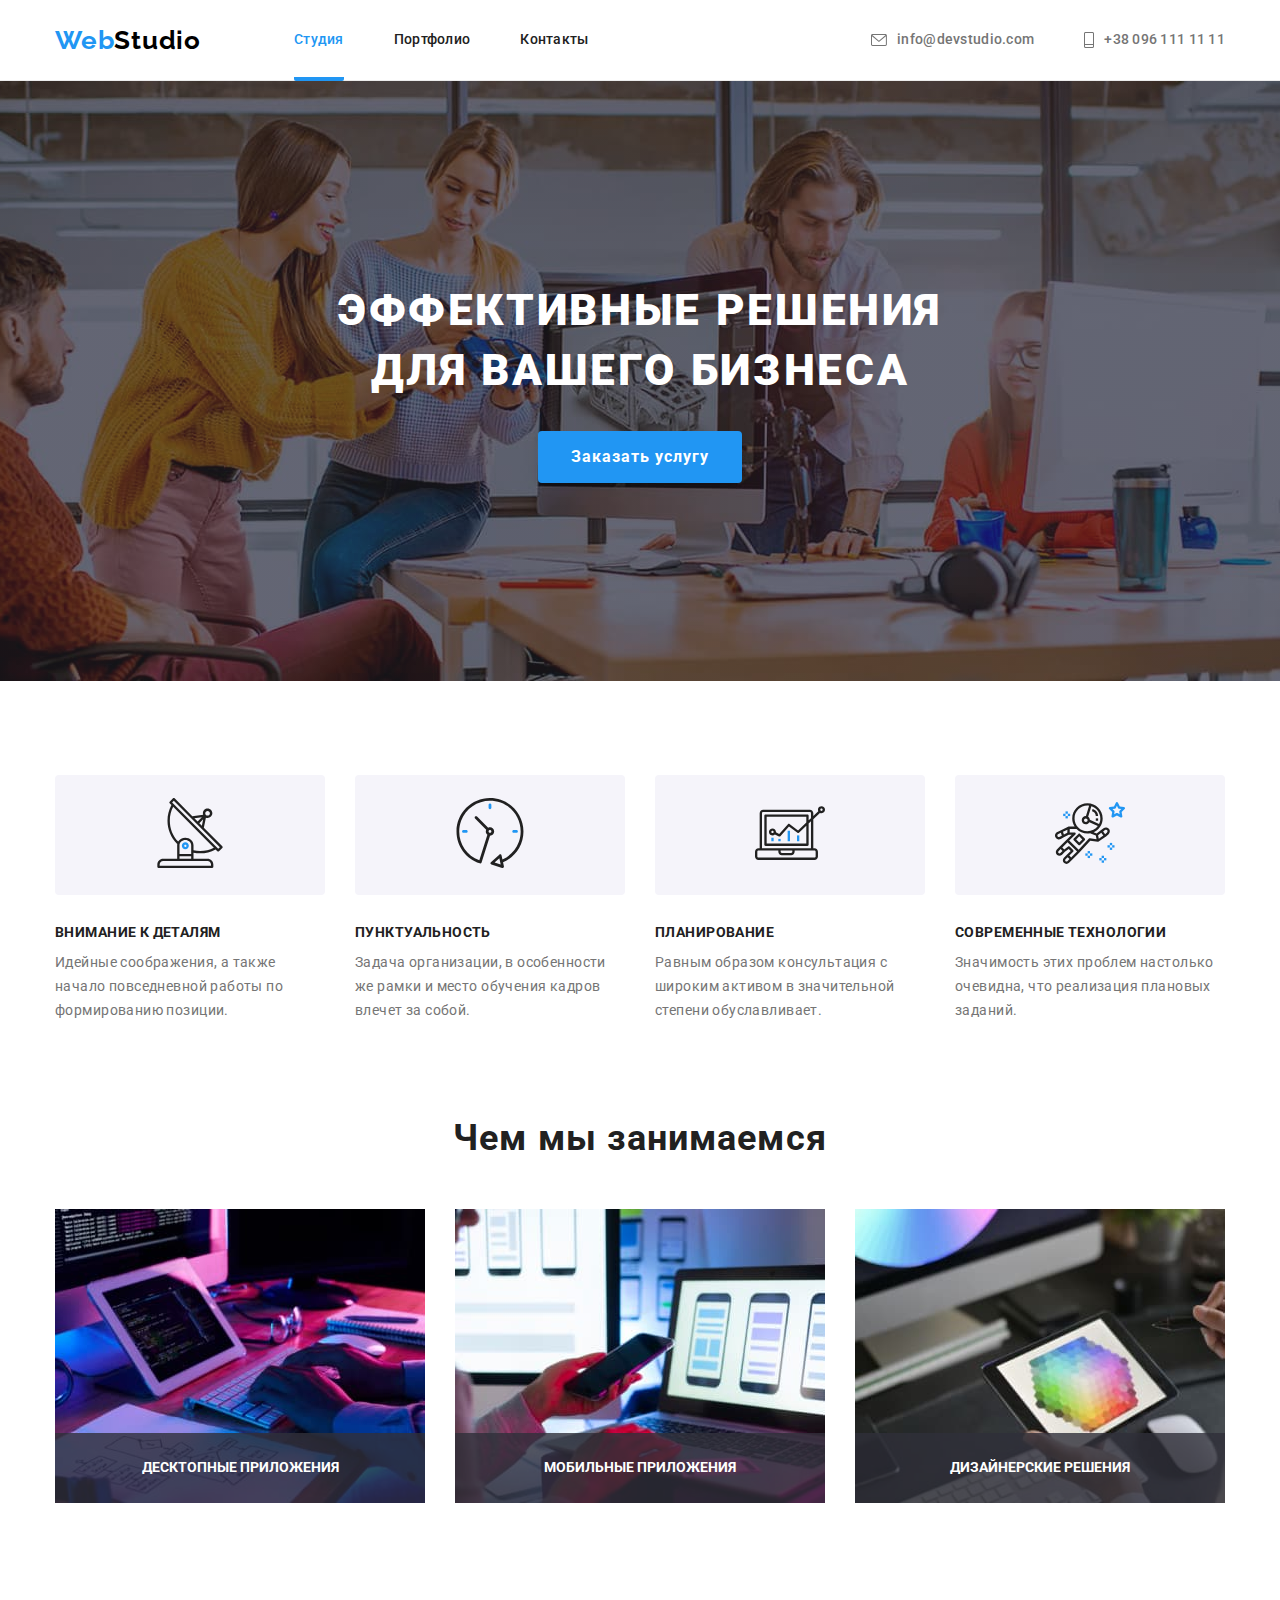
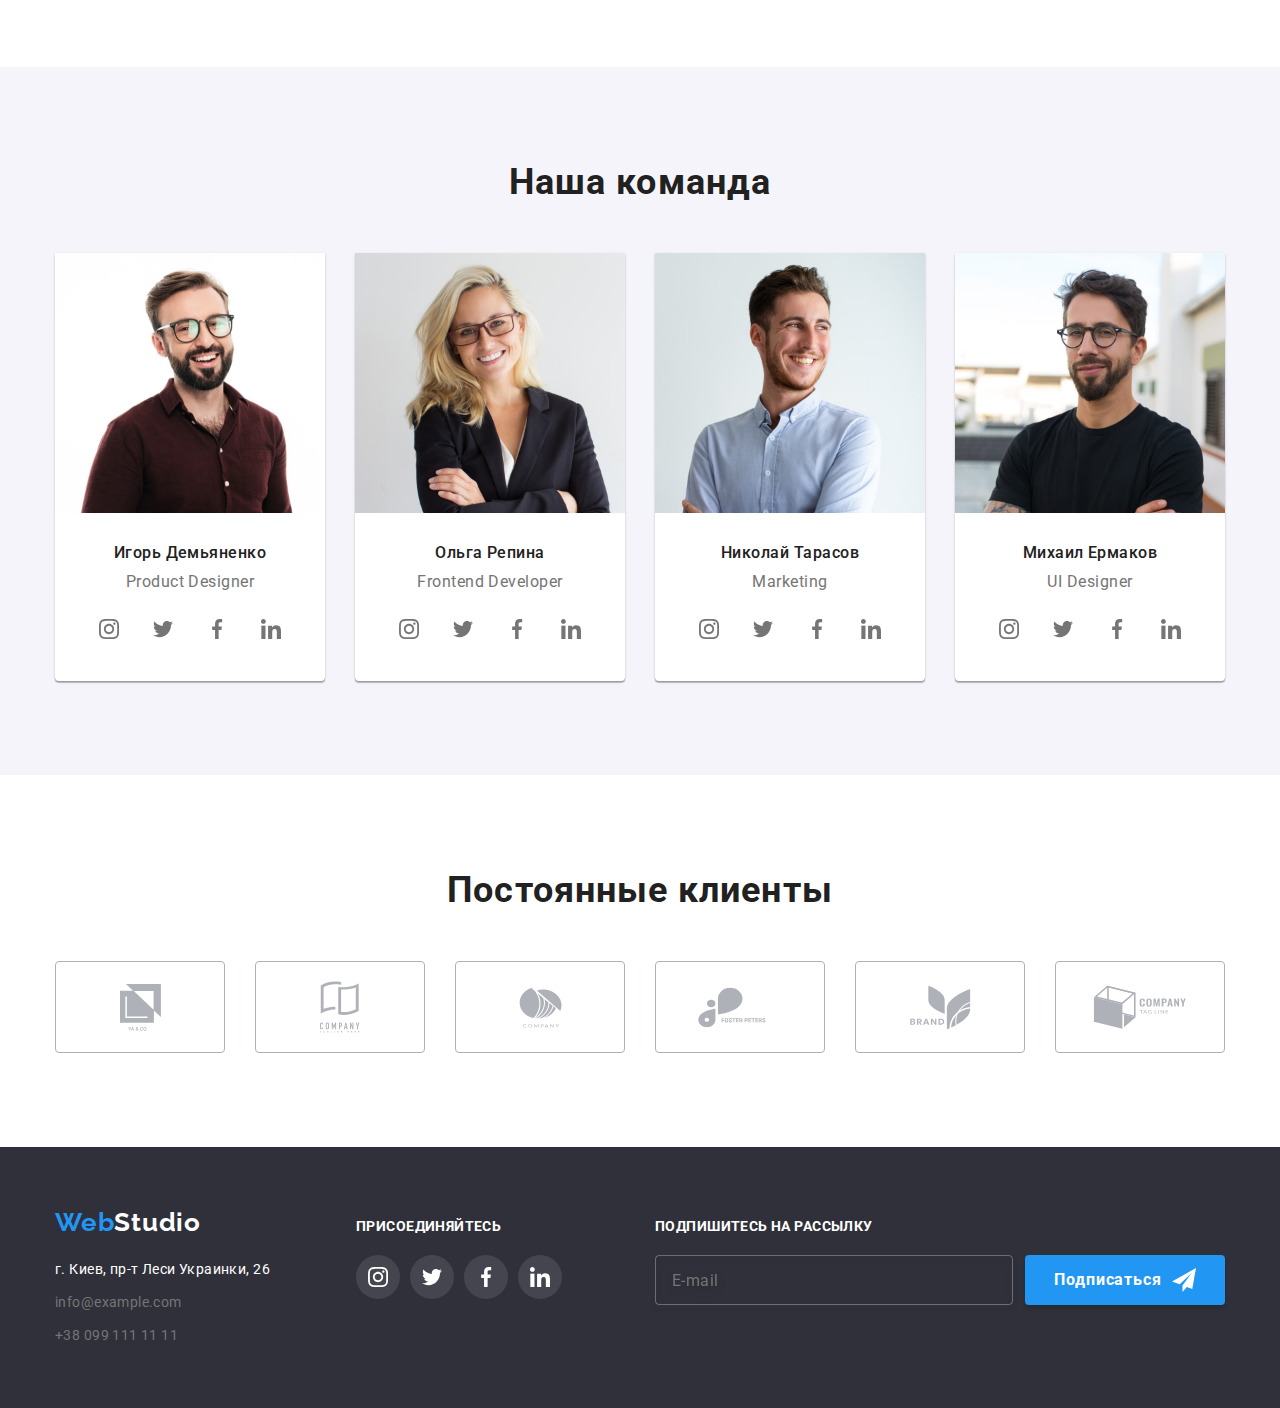
<file: index.html>
<!DOCTYPE html>
<html lang="ru">

<head>
    <meta charset="UTF-8">
    <meta http-equiv="X-UA-Compatible" content="IE=edge">
    <meta name="viewport" content="width=device-width, initial-scale=1.0">
    <title>WebStudio</title>
    <link rel="preconnect" href="https://fonts.gstatic.com">
    <link
        href="https://fonts.googleapis.com/css2?family=Raleway:wght@700&family=Roboto:wght@400;500;700;900&display=swap"
        rel="stylesheet">
    <link rel="stylesheet"
        href="https://cdnjs.cloudflare.com/ajax/libs/modern-normalize/1.0.0/modern-normalize.min.css">
    <link rel="stylesheet" href="./css/styles.css" />
</head>

<body>

    <!-- Голова -->
    <header class="page-header">
        <div class="container main-nav">
            <nav class="main-nav">
                <a href="/" class="logo">
                    Web<span class="accent-logo">Studio</span>
                </a>

                <ul class="site-nav">
                    <li class="item"><a href="./index.html" class="nav-link current">Студия</a></li>
                    <li class="item"><a href="./portfolio.html" class="nav-link ">Портфолио</a></li>
                    <li class="item"><a href="" class="nav-link">Контакты</a></li>
                </ul>

            </nav>
            <ul class="contact">
                <li class="item"><a href="mailto:info@devstudio.com" class="nav-link">
                        <svg class="contact-list-icon" width="16" height="12">
                            <use href="./images/sprite.svg#icon-maile-header"></use>
                        </svg>info@devstudio.com</a>
                </li>
                <li class="item"><a href="tel:+380961111111" class="nav-link">
                        <svg class="contact-list-icon" width="10" height="16">
                            <use href="./images/sprite.svg#icon-mobile-header"></use>
                        </svg>+38 096 111 11 11</a>
                </li>
            </ul>

        </div>

    </header>
    <main>
        <!-- Герой -->
        <section class="hero">

            <h1 class="hero-title">Эффективные решения<br> для вашего бизнеса</h1>
            <button data-modal-open type="button" class="button">Заказать услугу</button>


        </section>

        <!-- Особенности -->
        <section class="features">

            <div class="container">
                <h2 hidden>Особенности</h2>
                <ul class="features-list">
                    <li class="item">
                        <div class="features-item">
                            <a href="" class="features-list-link">
                                <svg class="features-list-icon">
                                    <use href="./images/sprite.svg#icon-antenna"></use>
                                </svg>
                            </a>

                        </div>
                        <h3 class="title">Внимание к деталям</h3>
                        <p class="text">Идейные соображения, а также начало повседневной работы по формированию позиции.
                        </p>
                    </li>
                    <li class="item">
                        <div class="features-item">
                            <a href="" class="features-list-link">
                                <svg class="features-list-icon">
                                    <use href="./images/sprite.svg#icon-clock"></use>
                                </svg>
                            </a>

                        </div>
                        <h3 class="title">Пунктуальность</h3>
                        <p class="text">Задача организации, в особенности же рамки и место обучения кадров влечет за
                            собой.</p>
                    </li>
                    <li class="item">
                        <div class="features-item">
                            <a href="" class="features-list-link">
                                <svg class="features-list-icon">
                                    <use href="./images/sprite.svg#icon-diagram"></use>
                                </svg>
                            </a>

                        </div>
                        <h3 class="title">Планирование</h3>
                        <p class="text">Равным образом консультация с широким активом в значительной степени
                            обуславливает.</p>
                    </li>
                    <li class="item">
                        <div class="features-item">
                            <a href="" class="features-list-link">
                                <svg class="features-list-icon">
                                    <use href="./images/sprite.svg#icon-astronaut"></use>
                                </svg>
                            </a>

                        </div>
                        <h3 class="title">Современные технологии</h3>
                        <p class="text">Значимость этих проблем настолько очевидна, что реализация плановых заданий.</p>
                    </li>
                </ul>

            </div>

        </section>
        <!-- Чем мы занимаемся -->
        <section class="section">
            <div class="container">
                <h2 class="section-title">Чем мы занимаемся</h2>
                <ul class="doing-list">
                    <li class="item">
                        <img src="./images/gallery/img1.jpg" alt="руки набирают код на клавиатуре" width="370"
                            height="294">
                        <div class="doing-wrapper">
                            <p class="doing-wrapper-text">Десктопные приложения</p>
                        </div>
                    </li>
                    <li class="item">
                        <img src="./images/gallery/img2.jpg" alt="смартфон в руке и на экране ноутбука" width="370"
                            height="294">
                        <div class="doing-wrapper">
                            <p class="doing-wrapper-text">Мобильные приложения</p>
                        </div>
                    </li>

                    <li class="item">
                        <img src="./images/gallery/img3.jpg" alt="рука вибирает цвет в программе на планшете"
                            width="370" height="294">
                        <div class="doing-wrapper">
                            <p class="doing-wrapper-text">Дизайнерские решения</p>
                        </div>
                    </li>

                </ul>

            </div>

        </section>
        <!-- Наша команда -->
        <section class="team section">
            <div class="container">
                <h2 class="section-title">Наша команда</h2>
                <ul class="team-list">
                    <li class="item-card">
                        <img src="./images/team/demyanenko.jpg" alt="Игорь Демьяненко" width="270" height="260">
                        <div class="item-card-title">
                            <h3 class="team-title">Игорь Демьяненко</h3>
                            <p class="text-team">Product Designer</p>
                            <ul class="social-list">
                                <li class="social-list-item">
                                    <a href="" class="social-list-link">
                                        <svg class="social-list-icon">
                                            <use href="./images/sprite.svg#icon-instagram"></use>
                                        </svg>
                                    </a>
                                </li>
                                <li class="social-list-item">
                                    <a href="" class="social-list-link">
                                        <svg class="social-list-icon">
                                            <use href="./images/sprite.svg#icon-twitter"></use>
                                        </svg>
                                    </a>
                                </li>
                                <li class="social-list-item">
                                    <a href="" class="social-list-link">
                                        <svg class="social-list-icon">
                                            <use href="./images/sprite.svg#icon-facebook"></use>
                                        </svg>
                                    </a>
                                </li>
                                <li class="social-list-item">
                                    <a href="" class="social-list-link">
                                        <svg class="social-list-icon">
                                            <use href="./images/sprite.svg#icon-linkedin"></use>
                                        </svg>
                                    </a>
                                </li>
                            </ul>
                        </div>
                    </li>

                    <li class="item-card">
                        <img src="./images/team/repina.jpg" alt="Ольга Репина" width="270" height="260">
                        <div class="item-card-title">
                            <h3 class="team-title">Ольга Репина</h3>
                            <p class="text-team">Frontend Developer</p>
                            <ul class="social-list">
                                <li class="social-list-item">
                                    <a href="" class="social-list-link">
                                        <svg class="social-list-icon">
                                            <use href="./images/sprite.svg#icon-instagram"></use>
                                        </svg>
                                    </a>
                                </li>
                                <li class="social-list-item">
                                    <a href="" class="social-list-link">
                                        <svg class="social-list-icon">
                                            <use href="./images/sprite.svg#icon-twitter"></use>
                                        </svg>
                                    </a>
                                </li>
                                <li class="social-list-item">
                                    <a href="" class="social-list-link">
                                        <svg class="social-list-icon">
                                            <use href="./images/sprite.svg#icon-facebook"></use>
                                        </svg>
                                    </a>
                                </li>
                                <li class="social-list-item">
                                    <a href="" class="social-list-link">
                                        <svg class="social-list-icon">
                                            <use href="./images/sprite.svg#icon-linkedin"></use>
                                        </svg>
                                    </a>
                                </li>
                            </ul>
                        </div>
                    </li>

                    <li class="item-card">
                        <img src="./images/team/tarasov.jpg" alt="Николай Тарасов" width="270" height="260">
                        <div class="item-card-title">
                            <h3 class="team-title">Николай Тарасов</h3>
                            <p class="text-team">Marketing</p>
                            <ul class="social-list">
                                <li class="social-list-item">
                                    <a href="" class="social-list-link">
                                        <svg class="social-list-icon">
                                            <use href="./images/sprite.svg#icon-instagram"></use>
                                        </svg>
                                    </a>
                                </li>
                                <li class="social-list-item">
                                    <a href="" class="social-list-link">
                                        <svg class="social-list-icon">
                                            <use href="./images/sprite.svg#icon-twitter"></use>
                                        </svg>
                                    </a>
                                </li>
                                <li class="social-list-item">
                                    <a href="" class="social-list-link">
                                        <svg class="social-list-icon">
                                            <use href="./images/sprite.svg#icon-facebook"></use>
                                        </svg>
                                    </a>
                                </li>
                                <li class="social-list-item">
                                    <a href="" class="social-list-link">
                                        <svg class="social-list-icon">
                                            <use href="./images/sprite.svg#icon-linkedin"></use>
                                        </svg>
                                    </a>
                                </li>
                            </ul>
                        </div>
                    </li>

                    <li class="item-card">
                        <img src="./images/team/ermakov.jpg" alt="Михаил Ермаков" width="270" height="260">
                        <div class="item-card-title">
                            <h3 class="team-title">Михаил Ермаков</h3>
                            <p class="text-team">UI Designer</p>
                            <ul class="social-list">
                                <li class="social-list-item">
                                    <a href="" class="social-list-link">
                                        <svg class="social-list-icon">
                                            <use href="./images/sprite.svg#icon-instagram"></use>
                                        </svg>
                                    </a>
                                </li>
                                <li class="social-list-item">
                                    <a href="" class="social-list-link">
                                        <svg class="social-list-icon">
                                            <use href="./images/sprite.svg#icon-twitter"></use>
                                        </svg>
                                    </a>
                                </li>
                                <li class="social-list-item">
                                    <a href="" class="social-list-link">
                                        <svg class="social-list-icon">
                                            <use href="./images/sprite.svg#icon-facebook"></use>
                                        </svg>
                                    </a>
                                </li>
                                <li class="social-list-item">
                                    <a href="" class="social-list-link">
                                        <svg class="social-list-icon">
                                            <use href="./images/sprite.svg#icon-linkedin"></use>
                                        </svg>
                                    </a>
                                </li>
                            </ul>
                        </div>
                    </li>

                </ul>

            </div>

        </section>
        <!--Постоянные клиенты-->
        <section class="clients section">
            <div class="clients-title container">
                <h2 class="section-title">Постоянные клиенты</h2>
                <ul class="clients-list">
                    <li class="clients-list-item">
                        <a href="" class="clients-list-link">
                            <svg class="clients-list-icon" width="41" height="47">
                                <use href="./images/sprite.svg#icon-yaco"></use>
                            </svg>
                        </a>
                    </li>
                    <li class="clients-list-item">
                        <a href="" class="clients-list-link">
                            <svg class="clients-list-icon" width="40" height="52">
                                <use href="./images/sprite.svg#icon-company-th"></use>
                            </svg>
                        </a>
                    </li>
                    <li class="clients-list-item">
                        <a href="" class="clients-list-link">
                            <svg class="clients-list-icon" width="43" height="41">
                                <use href="./images/sprite.svg#icon-company"></use>
                            </svg>
                        </a>
                    </li>
                    <li class="clients-list-item">
                        <a href="" class="clients-list-link">
                            <svg class="clients-list-icon" width="84" height="41">
                                <use href="./images/sprite.svg#icon-foster-peters"></use>
                            </svg>
                        </a>
                    </li>
                    <li class="clients-list-item">
                        <a href="" class="clients-list-link">
                            <svg class="clients-list-icon" width="63" height="45">
                                <use href="./images/sprite.svg#icon-brand"></use>
                            </svg>
                        </a>
                    </li>
                    <li class="clients-list-item">
                        <a href="" class="clients-list-link">
                            <svg class="clients-list-icon" width="94" height="44">
                                <use href="./images/sprite.svg#icon-company-tl"></use>
                            </svg>
                        </a>
                    </li>
                </ul>
            </div>
        </section>
    </main>
    <!-- Подвал -->
    <footer class="page-footer">
        <div class="container footer-conteiner">
            <div class="footer-address-conteiner">
                <a href="/" class="logo">
                    Web<span class="accent-logo-footer">Studio</span>
                </a>

                <address class="footer-address">
                    <ul class="address-nav">
                        <li class="footer-address-item">
                            <a href="https://goo.gl/maps/9KK1yusb2Qq15Eds9" target="_blank" rel="noopener noreferrer"
                                class="address-link">г. Киев, пр-т Леси
                                Украинки, 26</a>
                        </li>
                        <li class="footer-address-item">
                            <a href="mailto:info@example.com" class="nav-link">info@example.com</a>
                        </li>
                        <li>
                            <a href="tel:+380991111111" class="nav-link">+38 099 111 11 11</a>
                        </li class="footer-address-item">
                    </ul>
                </address>
            </div>

            <div class="footer-social-link">
                <h3 class="footer-title">присоединяйтесь</h3>
                <ul class="footer-social-list">
                    <li class="footer-social-list-item">
                        <a href="" class="footer-social-list-link">
                            <svg class="footer-social-list-icon">
                                <use href="./images/sprite.svg#icon-instagram"></use>
                            </svg>
                        </a>
                    </li>
                    <li class="footer-social-list-item">
                        <a href="" class="footer-social-list-link">
                            <svg class="footer-social-list-icon">
                                <use href="./images/sprite.svg#icon-twitter"></use>
                            </svg>
                        </a>
                    </li>
                    <li class="footer-social-list-item">
                        <a href="" class="footer-social-list-link">
                            <svg class="footer-social-list-icon">
                                <use href="./images/sprite.svg#icon-facebook"></use>
                            </svg>
                        </a>
                    </li>
                    <li class="footer-social-list-item">
                        <a href="" class="footer-social-list-link">
                            <svg class="footer-social-list-icon">
                                <use href="./images/sprite.svg#icon-linkedin"></use>
                            </svg>
                        </a>
                    </li>
                </ul>
            </div>
            <div class="footer-form-link">
                <p class="footer-form-title">Подпишитесь на рассылку</p>
                <form class="footer-form" action="">
                    <input class="footer-form-email" type="email" name="user-email" placeholder="E-mail">
                    <button type="submit" class="footer-form-btn">Подписаться
                        <svg class="footer-btn-icon" width=24px height=24px>
                            <use href="./images/sprite.svg#icon-send">

                            </use>

                        </svg>

                    </button>
                </form>
            </div>

        </div>

    </footer>

    <div class="backdrop is-hidden" data-modal>
        <div class="modal">
            <button data-modal-close class="modal-button">
                <svg class="modal-button-icon">
                    <use href="./images/sprite.svg#close"></use>
                </svg>
            </button>
        
        </div>

        <form action="#" class="contact-form">
            <p class="modal-title">Оставьте свои данные, мы вам перезвоним</p>

            
                <label class="modal-form-field">Имя
                    <span class="modal-form-input-wrapper">
                        <input class="modal-form-input" type="text" name="user-name" minlength="2" required />
                        <svg class="modal-form-icon" width=18 hidden=18 >
                            <use href="./images/sprite.svg#icon-person"></use>
                        </svg>
                    </span>
                    
                </label>
                      
            
                <label class="modal-form-field">Телефон
                    <span class="modal-form-input-wrapper">
                        <input class="modal-form-input" type="tel" name="user-phone" required  title="096-000-00-00"/>
                        <svg class="modal-form-icon" width=18 hidden=18>
                            <use href="./images/sprite.svg#icon-phone"></use>
                        </svg>

                    </span>
                    
                </label>
                  
                     
                <label class="modal-form-field">Почта
                    <span class="modal-form-input-wrapper">
                        <input class="modal-form-input" type="email" name="user-email" required/>
                        <svg class="modal-form-icon" width=18 hidden=18>
                            <use href="./images/sprite.svg#icon-email"></use>
                        </svg>
                    </span>
                    
                </label>

                <label class="modal-form-field">Комментарий
                    <textarea name="user-message" class="modal-form-message" placeholder="Введите текст"></textarea>
                </label>
                                    
            
                <input type="checkbox" name="user-policy" id="checkbox-policy" class="modal-form-checkbox visually-hidden" required/>
                     
                <label for="checkbox-policy" class="modal-form-checkbox-policy">
                    Соглашаюсь с рассылкой и принимаю
                    <a class="modal-form-policy-link" href="">Условия договора</a>
                </label>
            
            <button class="modal-btn-submit" type="submit">Отправит</button>

        </form>
    </div>

    <script src="./js/modal.js"></script>

</body>

</html>
</file>
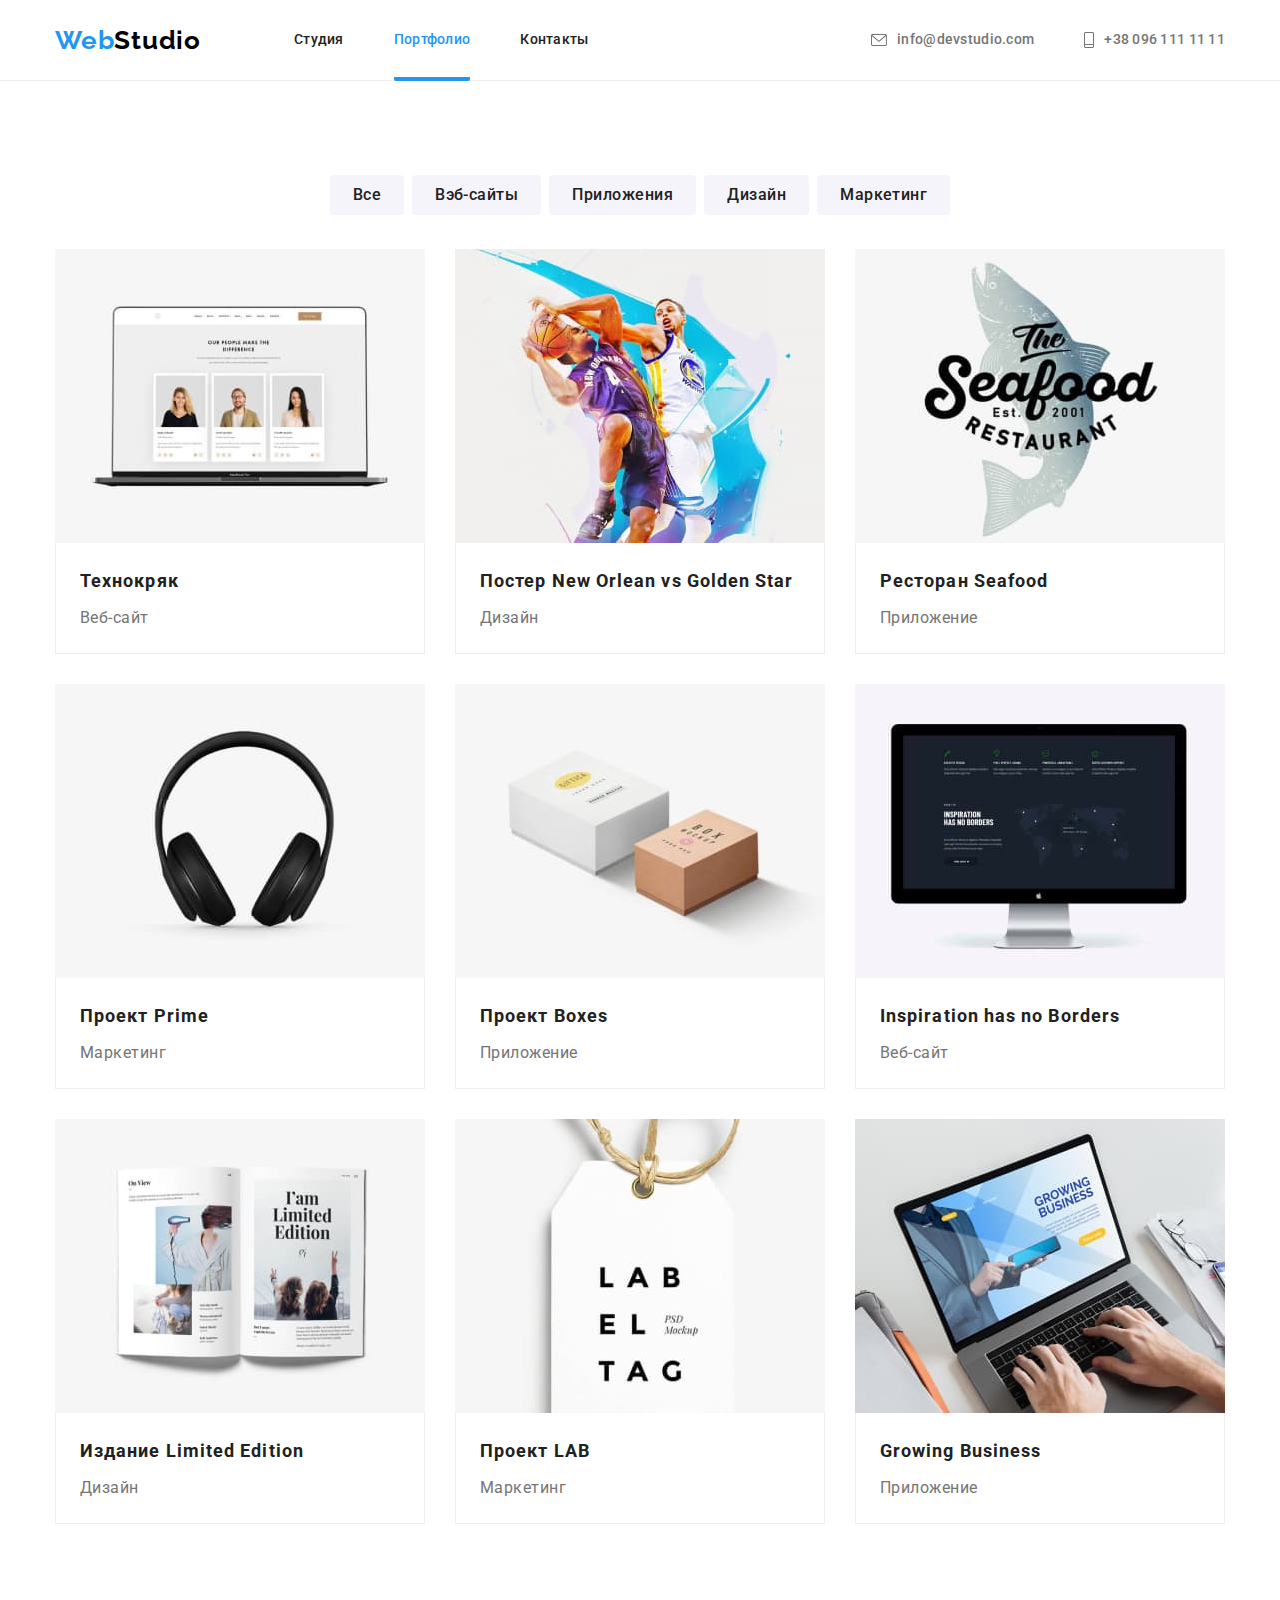
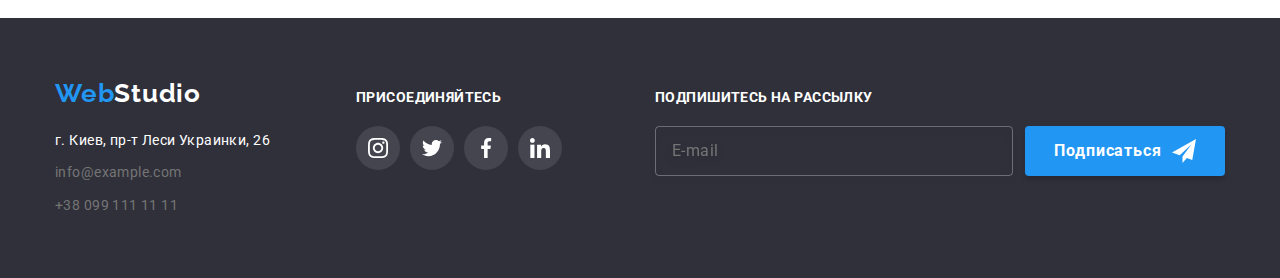
<file: portfolio.html>
<!DOCTYPE html>
<html lang="ru">

<head>
    <meta charset="UTF-8">
    <meta http-equiv="X-UA-Compatible" content="IE=edge">
    <meta name="viewport" content="width=device-width, initial-scale=1.0">
    <title>WebStudio</title>
    <link rel="preconnect" href="https://fonts.gstatic.com">
    <link
        href="https://fonts.googleapis.com/css2?family=Raleway:wght@700&family=Roboto:wght@400;500;700;900&display=swap"
        rel="stylesheet">
    <link rel="stylesheet"
        href="https://cdnjs.cloudflare.com/ajax/libs/modern-normalize/1.0.0/modern-normalize.min.css">
    <link rel="stylesheet" href="./css/styles.css" />
</head>

<body>
    <!-- Голова -->
    <header class="page-header">
        <div class="container main-nav">
            <nav class="main-nav">
                <a href="/" class="logo">
                    Web<span class="accent-logo">Studio</span>
                </a>
    
                <ul class="site-nav">
                    <li class="item"><a href="./index.html" class="nav-link ">Студия</a></li>
                    <li class="item"><a href="./portfolio.html" class="nav-link current">Портфолио</a></li>
                    <li class="item"><a href="" class="nav-link">Контакты</a></li>
                </ul>
    
            </nav>
            <ul class="contact">
                <li class="item"><a href="mailto:info@devstudio.com" class="nav-link">
                        <svg class="contact-list-icon" width="16" height="12">
                            <use href="./images/sprite.svg#icon-maile-header"></use>
                        </svg>info@devstudio.com</a>
                </li>
                <li class="item"><a href="tel:+380961111111" class="nav-link">
                        <svg class="contact-list-icon" width="10" height="16">
                            <use href="./images/sprite.svg#icon-mobile-header"></use>
                        </svg>+38 096 111 11 11</a>
                </li>
            </ul>
    
        </div>
    
    </header>
    <main>
        <!-- Меню -->
        <section class="portfolio">
            
                <h1 hidden>Меню</h1>
                <ul class="filter-menu">
                    <li class="filter-menu-item">
                        <button type="button" class="button-secondary">Все</button>
                    </li>
                    <li class="filter-menu-item">
                        <button type="button" class="button-secondary">Вэб-сайты</button>
                    </li>
                    <li class="filter-menu-item">
                        <button type="button" class="button-secondary">Приложения</button>
                    </li>
                    <li class="filter-menu-item">
                        <button type="button" class="button-secondary">Дизайн</button>
                    </li>
                    <li class="filter-menu-item">
                        <button type="button" class="button-secondary">Маркетинг</button>
                    </li>
                </ul>
            
            <h2 hidden>Меню сайта</h2>
            <div class="container">
                <ul class="work">
                    <li class="work-item">
                        <a href="" class="work-list-link">
                            <div class="work-wrapper">
                                <img src="./images/portfolio/tehnokriak.jpg" alt="ноутбук с фото команды" width="370" height="294">
                                <p class="overlay">Технокряк это современная площадка распространения коронавируса. Компании используют эту платформу для цифрового
                                шпионажа и атак на защищённые сервера конкурентов.</p>

                            </div>
                            
                            <div class="work-title">
                                <h3 class="work-name">Технокряк</h3>
                                <p class="work-text">Веб-сайт</p>
                            </div>
                        </a>   
                    </li>

                    <li class="work-item">
                        <a href="" class="work-list-link">
                            <div class="work-wrapper">
                                <img src="./images/portfolio/basket.jpg" alt="Постер New Orlean vs Golden Star" width="370" height="294">
                                <p class="overlay">Технокряк это современная площадка распространения коронавируса. Компании используют эту платформу для цифрового шпионажа и атак на защищённые сервера конкурентов.</p>
                            </div>
                            
                            <div class="work-title">
                                <h3 class="work-name">Постер New Orlean vs Golden Star</h3>
                                <p class="work-text">Дизайн</p>
                            
                            </div>
                        </a>
                            
                    </li>

                    <li class="work-item">
                        <a href="" class="work-list-link">
                            <div class="work-wrapper">
                                <img src="./images/portfolio/restaurant.jpg" alt="Ресторан Seafood" width="370" height="294">
                                <p class="overlay">Технокряк это современная площадка распространения коронавируса. Компании используют эту платформу для цифрового шпионажа и атак на защищённые сервера конкурентов.</p>
                            </div>
                            
                            <div class="work-title">
                                <h3 class="work-name">Ресторан Seafood</h3>
                                <p class="work-text">Приложение</p>
                            </div>

                        </a>
                          
                    </li>

                    <li class="work-item">
                        <a href="" class="work-list-link">
                            <div class="work-wrapper">
                                <img src="./images/portfolio/prime.jpg" alt="Наушники" width="370" height="294">
                                <p class="overlay">Технокряк это современная площадка распространения коронавируса. Компании используют эту платформу для цифрового шпионажа и атак на защищённые сервера конкурентов.</p>
                            </div>
                            
                            <div class="work-title">
                                <h3 class="work-name">Проект Prime</h3>
                                <p class="work-text">Маркетинг</p>
                            </div>

                        </a>
                            
                    </li>

                    <li class="work-item">
                        <a href="" class="work-list-link">
                            <div class="work-wrapper">
                                <img src="./images/portfolio/boxes.jpg" alt="Два коробка" width="370" height="294">
                                <p class="overlay">Технокряк это современная площадка распространения коронавируса. Компании используют эту платформу для цифрового шпионажа и атак на защищённые сервера конкурентов.</p>
                            </div>
                            
                            <div class="work-title">
                                <h3 class="work-name">Проект Boxes</h3>
                                <p class="work-text">Приложение</p>
                            </div>

                        </a>
                        
                        
                    </li>

                    <li class="work-item">
                        <a href="" class="work-list-link">
                            <div class="work-wrapper">
                                <img src="./images/portfolio/borders.jpg" alt="Монитор с надписью" width="370" height="294">
                                <p class="overlay">Технокряк это современная площадка распространения коронавируса. Компании используют эту платформу для цифрового шпионажа и атак на защищённые сервера конкурентов.</p>
                            </div>
                            
                            <div class="work-title">
                                <h3 class="work-name">Inspiration has no Borders</h3>
                                <p class="work-text">Веб-сайт</p>
                            </div>

                        </a>
                        
                        
                    </li>

                    <li class="work-item">
                        <a href="" class="work-list-link">
                            <div class="work-wrapper">
                                <img src="./images/portfolio/l-edition.jpg" alt="Издание Limited Edition" width="370" height="294">
                                <p class="overlay">Технокряк это современная площадка распространения коронавируса. Компании используют эту платформу для цифрового шпионажа и атак на защищённые сервера конкурентов.</p>
                            </div>
                            
                            <div class="work-title">
                                <h3 class="work-name">Издание Limited Edition</h3>
                                <p class="work-text">Дизайн</p>
                            </div>

                        </a>
                       
                        
                    </li>

                    <li class="work-item">
                        <a href="" class="work-list-link">
                            <div class="work-wrapper">
                                <img src="./images/portfolio/lab.jpg" alt="Бирка с надписью" width="370" height="294">
                                <p class="overlay">Технокряк это современная площадка распространения коронавируса. Компании используют эту платформу для цифрового шпионажа и атак на защищённые сервера конкурентов.</p>
                            </div>
                            
                            <div class="work-title">
                                <h3 class="work-name">Проект LAB</h3>
                                <p class="work-text">Маркетинг</p>
                            </div>

                        </a>
                        
                       
                    </li>

                    <li class="work-item">
                        <a href="" class="work-list-link">
                            <div class="work-wrapper">
                                <img src="./images/portfolio/business.jpg" alt="руки набирают на ноутбуке" width="370" height="294">
                                <p class="overlay">Технокряк это современная площадка распространения коронавируса. Компании используют эту платформу для цифрового шпионажа и атак на защищённые сервера конкурентов.</p>
                            </div>
                            
                            <div class="work-title">
                                <h3 class="work-name">Growing Business</h3>
                                <p class="work-text">Приложение</p>
                            </div>

                        </a>
                        
                        
                    </li>
                </ul>

            </div>

        </section>
    </main>
    <!-- Подвал -->
    <footer class="page-footer">
        <div class="container footer-conteiner">
            <div class="footer-address-conteiner">
                <a href="/" class="logo">
                    Web<span class="accent-logo-footer">Studio</span>
                </a>
    
                <address class="footer-address">
                    <ul class="address-nav">
                        <li class="footer-address-item">
                            <a href="https://goo.gl/maps/9KK1yusb2Qq15Eds9" target="_blank" rel="noopener noreferrer"
                                class="address-link">г. Киев, пр-т Леси
                                Украинки, 26</a>
                        </li>
                        <li class="footer-address-item">
                            <a href="mailto:info@example.com" class="nav-link">info@example.com</a>
                        </li>
                        <li>
                            <a href="tel:+380991111111" class="nav-link">+38 099 111 11 11</a>
                        </li class="footer-address-item">
                    </ul>
                </address>
            </div>
    
            <div class="footer-social-link">
                <h3 class="footer-title">присоединяйтесь</h3>
                <ul class="footer-social-list">
                    <li class="footer-social-list-item">
                        <a href="" class="footer-social-list-link">
                            <svg class="footer-social-list-icon">
                                <use href="./images/sprite.svg#icon-instagram"></use>
                            </svg>
                        </a>
                    </li>
                    <li class="footer-social-list-item">
                        <a href="" class="footer-social-list-link">
                            <svg class="footer-social-list-icon">
                                <use href="./images/sprite.svg#icon-twitter"></use>
                            </svg>
                        </a>
                    </li>
                    <li class="footer-social-list-item">
                        <a href="" class="footer-social-list-link">
                            <svg class="footer-social-list-icon">
                                <use href="./images/sprite.svg#icon-facebook"></use>
                            </svg>
                        </a>
                    </li>
                    <li class="footer-social-list-item">
                        <a href="" class="footer-social-list-link">
                            <svg class="footer-social-list-icon">
                                <use href="./images/sprite.svg#icon-linkedin"></use>
                            </svg>
                        </a>
                    </li>
                </ul>
            </div>
            <div class="footer-form-link">
                <p class="footer-form-title">Подпишитесь на рассылку</p>
                <form class="footer-form" action="">
                    <input class="footer-form-email" type="email" name="user-email" placeholder="E-mail">
                    <button type="submit" class="footer-form-btn">Подписаться
                        <svg class="footer-btn-icon" width=24px height=24px>
                            <use href="./images/sprite.svg#icon-send">
            
                            </use>
            
                        </svg>
            
                    </button>
                </form>
            </div>
    
    
        </div>
    
    
    
    </footer>

</body>

</html>
</file>
<file: css/styles.css>
:root {
  --primary-text-color: #757575;
  --title-text-color: #212121;
  --accent-color: #2196f3;
  --second-color: #ffffff;
  --double-accent-color: #2196f3;
  --background-fon-color: #2f303a;
  --background-fon-color-team: #F5F4FA;
  --second-transparent-color: color: rgba(255, 255, 255, 0.6);
  --portfolio-border-color-: #EEEEEE;
  --bg-hero-color: #C4C4C4;
  --accent-icon-color: #AFB1B8;
}

body {
 
  background-color: #ffffff;
  color: var(--primary-text-color);
  
  font-family: "Roboto", sans-serif;
}

.container {
  width: 1200px;
  padding-left: 15px;
  padding-right: 15px;
  margin-left: auto;
  margin-right: auto;
}

h1, h2, h3, h4, h5, h6, p {
  margin-top: 0;
  margin-bottom: 0;
}

ul, ol {
  margin-top: 0;
  margin-bottom: 0;
  padding-left: 0;

  list-style: none;
}
img {
  display: block;
  max-width: 100%;
}
.social-list {
  display: flex;
  justify-content: space-between;
  }
.social-list-link {
  display: flex;
  justify-content: center;
  align-items: center;
  width: 44px;
  height: 44px;
  fill: var(--primary-text-color);
  background-color: var(--second-color);
  border-radius: 50%;
  transition: color 250ms cubic-bezier(0.4, 0, 0.2, 1), background-color 250ms cubic-bezier(0.4, 0, 0.2, 1);
 }

.social-list-link:hover, 
.social-list-link:focus {
  background-color: var(--accent-color);
 }
.social-list-icon {
  width: 20px;
  height: 20px;
  transition: fill 250ms cubic-bezier(0.4, 0, 0.2, 1);
}
.social-list-link:hover .social-list-icon, 
.social-list-link:focus .social-list-icon {
  fill: var(--second-color);
}

/* logo*/
.logo {
  text-decoration: none;

  font-family: "Raleway", sans-serif;
  font-weight: 700;
  font-size: 26px;
  line-height: 1.19;
  letter-spacing: 0.03em;
  color: var(--accent-color);
}
.accent-logo {
  color: #000000;
}

/*Main-nav*/
.main-nav {
  display: flex;
  align-items: center;
}


/*Page-heder*/
.page-header {
  border-bottom: 1px solid #ECECEC;
}

/* site-nav */
.site-nav {
  display: flex;
  margin-left: 93px;
}
.site-nav .item:not(:last-child) {
  margin-right: 50px;
}
.site-nav .nav-link {
  padding-bottom: 32px;
  padding-top: 32px;
  display: block;
  color: var(--title-text-color);
  text-decoration: none;
  font-weight: 500;
  font-size: 14px;
  line-height: 1.14;
  letter-spacing: 0.02em;
  padding: 32px 0;
  transition: color 250ms cubic-bezier(0.4, 0, 0.2, 1);
}
.site-nav .nav-link:hover,
.site-nav .nav-link:focus {
  color: var(--accent-color);
}
.site-nav .nav-link.current {
  color: var(--accent-color);
  position: relative;
 
}
.site-nav .nav-link.current::after {
  content: "";
  display: block;
  position: absolute;
  left: 0;
  bottom: -1px;
  padding-bottom: 32px;
  width: 100%;
  height: 4px;
  border-radius: 2px;
  border-bottom: 4px solid var(--accent-color);
}

/* Contact-nav */
.contact {
  display: flex;
  margin-left: auto;
}

.contact .item + .item {
 margin-left: 50px;
}

.contact .nav-link {
  display: flex;
  align-items: center;
  text-decoration: none;
  color: var(--primary-text-color);
  font-weight: 500;
  font-size: 14px;
  line-height: 1.14;
  letter-spacing: 0.02em;
  transition: color 250ms cubic-bezier(0.4, 0, 0.2, 1);
}
 .nav-link:hover,
 .nav-link:focus {
  color: var(--accent-color);
}


.contact-list-icon {
  margin-right: 10px;
  fill: var(--primary-text-color);
  transition: fill 250ms cubic-bezier(0.4, 0, 0.2, 1);
}
.nav-link:hover .contact-list-icon,
 .nav-link:focus .contact-list-icon {
  fill: var(--accent-color);
}


/* Button */
.button {
  display: inline-block;
  border: 1px solid transparent;
  padding: 10px 32px;
  min-width: 200px;
  color: var(--second-color);
  background-color: var(--accent-color);

  cursor: pointer;
  font-family: inherit;
  font-weight: 700;
  font-size: 16px;
  line-height: 1.87;
  align-items: center;
  letter-spacing: 0.06em;
  box-shadow: 0px 4px 4px rgba(0, 0, 0, 0.15);
  border-radius: 4px;
}
.button:hover,
.button:focus {
  color: var(--second-color);
  background-color: var(--double-accent-color);
}

.button-secondary {
  display: inline-block;
  padding: 6px 22px;
  color: var(--title-text-color);
  background-color: var(--background-fon-color-team);
  border: 1px solid transparent;
  font-family: inherit;
  font-weight: 500;
  font-size: 16px;
  line-height: 1.62;
  text-align: center;
  letter-spacing: 0.03em;
  border-radius: 4px;
  transition: background-color 250ms cubic-bezier(0.4, 0, 0.2, 1), box-shadow 250ms cubic-bezier(0.4, 0, 0.2, 1), color 250ms cubic-bezier(0.4, 0, 0.2, 1);
}
.button-secondary:hover,
.button-secondary:focus {
  background-color: var(--accent-color);
  color: var(--second-color);
  box-shadow: 0px 3px 1px rgba(0, 0, 0, 0.1), 0px 1px 2px rgba(0, 0, 0, 0.08), 0px 2px 2px rgba(0, 0, 0, 0.12);
}

/*Hero*/


.hero {
  padding-top: 200px;
  padding-bottom: 200px;
  text-align: center;
  background: var(--bg-hero-color);
  max-width: 1600px; 
  height: 600px; 
  margin-left: auto; 
  margin-right: auto; 
  background-image:linear-gradient(to right, rgba(47, 48, 58, 0.4),
   rgba(47, 48, 58, 0.4)), url(../images/gallery/command-hero.jpg); 
  background-repeat: no-repeat; 
  background-position: center; 
  background-size: cover; 
   
}
.hero-title {
  margin-top: 0;
  margin-bottom: 30px;

  color: var(--second-color);

  font-weight: 900;
  font-size: 44px;
  line-height: 1.36;
 
  letter-spacing: 0.06em;
  text-transform: uppercase;
}

/* section */
.section {
  padding-top: 94px;
  padding-bottom: 94px;
}
.section-title {
  margin-top: 0;
  margin-bottom: 50px;
  color: var(--title-text-color);

  font-weight: 700;
  font-size: 36px;
  line-height: 1.17;
  text-align: center;
  letter-spacing: 0.03em;
}
.doing-list {
  display: flex;
}
.doing-list .item:not(:last-child) {
  margin-right: 30px;
}
.doing-wrapper-text {
  font-weight: 700;
  font-size: 14px;
  line-height: 1.14;
  text-transform: uppercase;
  color: var(--second-color);
}
.doing-wrapper {
  position: relative;
  bottom: 70px;
  display: flex;
  justify-content: center;
  align-items: center;
  width: 100%;
  height: 70px;
  background-color: rgba(47, 48, 58, 0.8);
}


/* Features */
.features {
  padding-top: 94px;
}
.features-list {
  display: flex;
  flex-wrap: wrap;
 
  }
.features-list .item{
    width: 270px;
    margin-right: 30px;
  }
.features-list .item:nth-child(4n) {
    margin-right: 0;
  }
.title {
  margin-bottom: 10px;
}
.text {
  margin-top: 0;
  margin-bottom: 0;
  }
.features-list .title {
   margin-top: 0;

  color: var(--title-text-color);

  font-weight: 700;
  font-size: 14px;
  line-height: 1.14;
  letter-spacing: 0.03em;
  text-transform: uppercase;
}
.features-list .text {
  margin-top: 0;
  margin-bottom: 94;
  font-weight: 400;
  font-size: 14px;
  line-height: 1.71;
  letter-spacing: 0.03em;
}
.features-item {
  width: 270px;
  height: 120px;
  margin-bottom: 30px;
  display: flex;
  align-items: center;
  justify-content: center;
  
  background-color: var(--background-fon-color-team);
  border-radius: 4px;
}
.features-list-icon{
  width: 70px;
  height: 70px;
}

/* Team*/
.team {
  background-color: var(--background-fon-color-team);
}
.team-list {
  min-width: 1170px;
  min-height: 368px;
  display: flex;
  justify-content: center;
}
.team-list .item-card {
  width: 270px;
  margin-right: 30px;
}
.item-card {
box-shadow: 0px 1px 3px rgba(0, 0, 0, 0.12), 0px 1px 1px rgba(0, 0, 0, 0.14), 0px 2px 1px rgba(0, 0, 0, 0.2);
border-radius: 0 0 4px 4px;
background-color: var(--second-color);
}
.item-card-title {
  padding-top: 30px;
  padding-bottom: 30px;
  padding-left: 32px;
  padding-right: 32px;
  text-align: center;
}
.team-list .item-card:nth-child(4n) {
    margin-right: 0;
  }
.team-list .team-title {
  color: var(--title-text-color);

  font-weight: 500;
  font-size: 16px;
  line-height: 1.19;
  letter-spacing: 0.03em;
  margin-bottom: 10px;
}
.team-list .text-team {
  font-weight: 400;
  font-size: 16px;
  line-height: 1.19;
  letter-spacing: 0.03em;
  margin: 0 auto;
  margin-bottom: 16px;
}
/*Clients*/
.clients-list {
  display: flex;
  justify-content: space-between;
  }
  
.clients-list-item {
    margin-right: 30px;
   }
.clients-list .clients-list-item:nth-child(6n) {
  margin-right: 0px;
}
.clients-list-link {
  display: flex;
  justify-content: center;
  align-items: center;
  width: 170px;
  height: 92px;
  border: 1px solid var(--accent-icon-color);
  box-sizing: border-box;
  border-radius: 4px;
  fill: var(--accent-icon-color);
  transition: border-color 250ms cubic-bezier(0.4, 0, 0.2, 1);
 }

.clients-list-link:focus,
.clients-list-link:hover {
border-color: var(--accent-color);
}

.clients-list-icon {
  transition: fill 250ms cubic-bezier(0.4, 0, 0.2, 1);
}

.clients-list-link:focus .clients-list-icon,
.clients-list-link:hover .clients-list-icon {
  fill: var(--accent-color);
}

/* Footer*/
.page-footer {
  min-height: 252px;
  padding: 60px 0;
  background: var(--background-fon-color);
}
.footer-conteiner {
  display: flex;
  justify-content: start;
  align-items: baseline;
}

.accent-logo-footer {
  color: var(--second-color);
}
/*Address Footer*/
.footer-address-conteiner {
  display: flex;
  flex-direction: column;
  justify-content: start;
  margin-right: 70px;
}
.footer-address {
  font-style: inherit;
  margin-top: 20px;
  min-width: 231px;
  min-height: 81px;
}
.address-nav {
  min-width: 231px;
  min-height: 81px;
}  

.address-nav .address-link {
  font-style: normal;
  color: var(--second-color);
  font-weight: 400;
  font-size: 14px;
  line-height: 1.71;
  letter-spacing: 0.03em;

  text-decoration: none;
}
 .address-nav .nav-link {
  color: var(--second-transparent-color);

  font-weight: 400;
  font-size: 14px;
  line-height: 1.71;
  letter-spacing: 0.03em;

  text-decoration: none;
}
.footer-address-item {
  margin-bottom: 9px;
}
/*Social-Link-Footer*/
.footer-title {

  font-weight: 700;
  font-size: 14px;
  line-height: 1.14;
  letter-spacing: 0.03em;
  text-transform: uppercase;
  color: var(--second-color);
}

.footer-social-list {
  display: flex;
  justify-content: space-between;
  width: 206px;
  margin-top: 20px;
}
.footer-social-list-link, .footer-social-list-link {
  background-color: rgba(255, 255, 255, 0.1);
}
.footer-social-list-link {
  display: flex;
  justify-content: center;
  align-items: center;
  width: 44px;
  height: 44px;
  fill: var(--second-color);
  border-radius: 50%;
  transition: background-color 250ms cubic-bezier(0.4, 0, 0.2, 1);
 }
  .footer-social-list-link:hover, 
  .footer-social-list-link:focus {
    background-color: var(--accent-color);
  }
  .footer-social-list-icon {
    width: 20px;
    height: 20px;
    transition: fill 250ms cubic-bezier(0.4, 0, 0.2, 1);;
}
  .footer-social-list-link:hover .social-list-icon, 
  .footer-social-list-link:focus .social-list-icon {
    fill: var(--second-color);
}
/*Footer-Form*/
.footer-form-link {
  margin-left: 93px;
}
.footer-form-title {
  font-weight: 700;
  font-size: 14px;
  line-height: 1.14;
  letter-spacing: 0.03em;
  text-transform: uppercase;
  color: var(--second-color);
  margin-bottom: 20px;
}
.footer-form {
  display: flex;
  justify-content: center;
}
.footer-form-email {
  font-size: 16px;
  line-height: 20px;
  color: rgba(255, 255, 255, 0.6);
  letter-spacing: 0.03em;
  width: 358px;
  height: 50px;
  border: 1px solid rgba(255, 255, 255, 0.3);
  box-sizing: border-box;
  filter: drop-shadow(0px 4px 4px rgba(0, 0, 0, 0.15));
  border-radius: 4px;
  background-color: transparent;
  padding-left: 16px;
  transition: 250ms cubic-bezier(0.4, 0, 0.2, 1);
}
.footer-form-btn {
  position: relative;
  display: inline-flex;
  justify-content: center;
  align-items: center;
  border: none;
  padding: 10px 28px;
  margin-left: 12px;
  width: 200px;
  height: 50px;
  color: var(--second-color);
  background-color: var(--accent-color);
  cursor: pointer;
  font-weight: 700;
  font-size: 16px;
  line-height: 1.87;
  letter-spacing: 0.06em;
  box-shadow: 0px 4px 4px rgba(0, 0, 0, 0.15);
  border-radius: 4px;
}

.footer-btn-icon {
  fill: var(--second-color);
  margin-left: 10px;
}

  
/*Портфолио*/
.portfolio {
  padding-top: 94px;
  padding-bottom: 94px;
}

.filter-menu {
  display: flex;
  justify-content: center;
  margin-bottom: 34px;
 
}
.filter-menu-item:not(:last-child) {
  margin-right: 8px;
}



/*Меню*/
.work {
  display: flex;
  flex-wrap: wrap;
  margin-left: -30px;
  margin-top: -30px;
  box-sizing: border-box;
}

.work-wrapper {
  position: relative;
  overflow: hidden;
}
.work-list-link:focus .overlay,
.work-list-link:hover .overlay {
  opacity: 1;
  transform: translateY(0);
}

.overlay {
  position: absolute;
  font-size: 18px;
  line-height: 1.55;
  top: 0;
  left: 0;
  width: 100%;
  height: 100%;
  color: var(--second-color);
  padding: 64px 24px;
  background-color: rgba(33, 150, 243, 0.9);
  overflow: auto;
  transform: translateY(100%);
  transition: transform 250ms cubic-bezier(0.4, 0, 0.2, 1), opacity 250ms cubic-bezier(0.4, 0, 0.2, 1);
  opacity: 0;
}

.work-list-link {
  display: block;
  text-decoration: none;
  transition: box-shadow 250ms cubic-bezier(0.4, 0, 0.2, 1);
}
.work-list-link:focus,
.work-list-link:hover {
 box-shadow: 0px 1px 1px rgba(0, 0, 0, 0.12), 0px 4px 4px rgba(0, 0, 0, 0.06), 1px 4px 6px rgba(0, 0, 0, 0.16);
}

.work > .work-item {
  flex-basis: calc(100% / 3 - 30px);
  margin-left: 30px;
  margin-top: 30px;
}

.work .work-name {
  color: var(--title-text-color);
  font-weight: 700;
  font-size: 18px;
  line-height: 2;
  letter-spacing: 0.06em;
}

.work .work-text {

font-weight: 400;
font-size: 16px;
line-height: 1.87;
letter-spacing: 0.03em;
color: var(--primary-text-color);
}

.work-title {
  padding: 20px 24px;
  border-right: 1px solid var(--portfolio-border-color-);
  border-bottom: 1px solid var(--portfolio-border-color-);
  border-left: 1px solid var(--portfolio-border-color-);
}

.work-text {
  margin-top: 4px;
}

/*Модальное окно*/

.backdrop {
  position: fixed;
  top: 0;
  left: 0;
  width: 100%;
  height: 100%;
  background-color: rgba(0, 0, 0, 0.2);
  transition: opacity 250ms cubic-bezier(0.4, 0, 0.2, 1);
}

.backdrop.is-hidden {
  opacity: 0;
  pointer-events: none;

}

.modal {
  position: absolute;
  top: 50%;
  left: 50%;
  transform: translate(-50%, -50%);
  width: 528px;
  height: 581px;
  padding: 40px;
  background-color: var(--second-color);
  box-shadow: 0px 1px 3px rgba(0, 0, 0, 0.12), 0px 1px 1px rgba(0, 0, 0, 0.14), 0px 2px 1px rgba(0, 0, 0, 0.2);
  border-radius: 4px;
}
.modal-button {
  position: absolute;
  display: flex;
  justify-content: center;
  align-items: center;
  top: 8px;
  right: 8px;
  width: 30px;
  height: 30px;
  padding: 0;
  cursor: pointer;
  background-color: var(--second-color);
  border: 1px solid rgba(0, 0, 0, 0.1);
  box-sizing: border-box;
  border-radius: 50%;
  transition: color 250ms cubic-bezier(0.4, 0, 0.2, 1);
}

.modal-button-icon {
  width: 30px;
  height: 30px;
  fill: currentColor;
}

.modal-button:hover .modal-button-icon,
.modal-button:focus .modal-button-icon {
  fill: var(--accent-color);
}

.modal-title {
  margin-top: 0;
  margin-bottom: 12px;
  font-weight: 700;
  font-size: 20px;
  line-height: 1.15;
  text-align: center;
  letter-spacing: 0.03em;
  color: #212121;
}

.contact-form {
  position: absolute;
  top: 50%;
  left: 50%;
  transform: translate(-50%, -50%);
  display: flex;
  flex-direction: column;
}

.modal-form-field {
  margin-bottom: 10px;
  color: var(--primary-text-color);
  font-size: 12px;
  line-height: 1.1;
  letter-spacing: 0.01em;
}

.modal-form-input-wrapper {
  position: relative;
  display: block;
  margin-top: 4px;
}

.modal-form-input {
  width: 100%;
  height: 40px;
  border: 1px solid rgba(33, 33, 33, 0.2);
  box-sizing: border-box;
  border-radius: 4px;
  padding-left: 42px;
 }
 .modal-form-icon {
   position: absolute;
   top: 50%;
   left: 12px;
   display: block;
   transform: translateY(-50%);
 }
 .form-field label {
   margin-bottom: 4px;
 }
 
 .modal-btn-submit {
  align-self: center;
  border: 1px solid transparent;
  padding: 10px 55px;
  margin-top: 30px;
  width: 200px;
  height: 50px;
  color: var(--second-color);
  background-color: var(--accent-color);

  cursor: pointer;
  font-family: inherit;
  font-weight: 700;
  font-size: 16px;
  line-height: 1.87;
  letter-spacing: 0.06em;
  box-shadow: 0px 4px 4px rgba(0, 0, 0, 0.15);
  border-radius: 4px;
  transition: background-color 250ms cubic-bezier(0.4, 0, 0.2, 1), box-shadow 250ms cubic-bezier(0.4, 0, 0.2, 1);
 }

.textarea {
  resize: none;
}

.modal-form-input:focus {
  border-color: var(--accent-color);
  outline: none;
}

.modal-form-input:focus +.modal-form-icon {
  fill: var(--accent-color)
}

.modal-form-message {
  width: 100%;
  height: 120px;
  border: 1px solid rgba(33, 33, 33, 0.2);
  box-sizing: border-box;
  border-radius: 4px;
  resize: none;
  padding: 12px 16px;
  margin-top: 4px;
}

.modal-form-message::placeholder {
  font-size: 14px;
  line-height: 1.14;
  letter-spacing: 0.01em;
  font-weight: 400;
  color: rgba(117, 117, 117, 0.5);
}

.modal-form-message:focus {
  border-color: var(--accent-color);
  outline: none;
}

.modal-form-policy-link {
  font-size: 14px;
  line-height: 24px;
  letter-spacing: 0.03em;
  text-decoration-line: underline;
  color: var(--accent-color);
}

.visually-hidden {
  position: absolute;
  width: 1px;
  height: 1px;
  margin: -1px;
  border: 0;
  padding: 0;
  clip: rect(0 0 0 0);
  overflow: hidden;
}

.modal-form-checkbox-policy::before {
 display:inline-block;
 vertical-align: middle;
 content: "";
 width: 16px;
 height: 15px;
 border: 2px solid var(--title-text-color);
 border-radius: 2px;
 margin-right: 7px;
 cursor: pointer;
}

.modal-form-checkbox:checked + .modal-form-checkbox-policy::before {
  border-color: transparent;
  background-image: url(../images/icon/icon-check.svg);
  background-size: contain;
  background-origin: border-box;
}

.modal-form-checkbox:focus + .modal-form-checkbox-policy::before {
  border-color: var(--accent-color);
}

/* лого #000000 */
/* основной цвет текста #212121 */
/* вторичный цвет текста #757575 */
/* белый #FFFFFF */
/* акцент #2196F3 */
/* цвет фона #ECECEC */ ;
</file>
